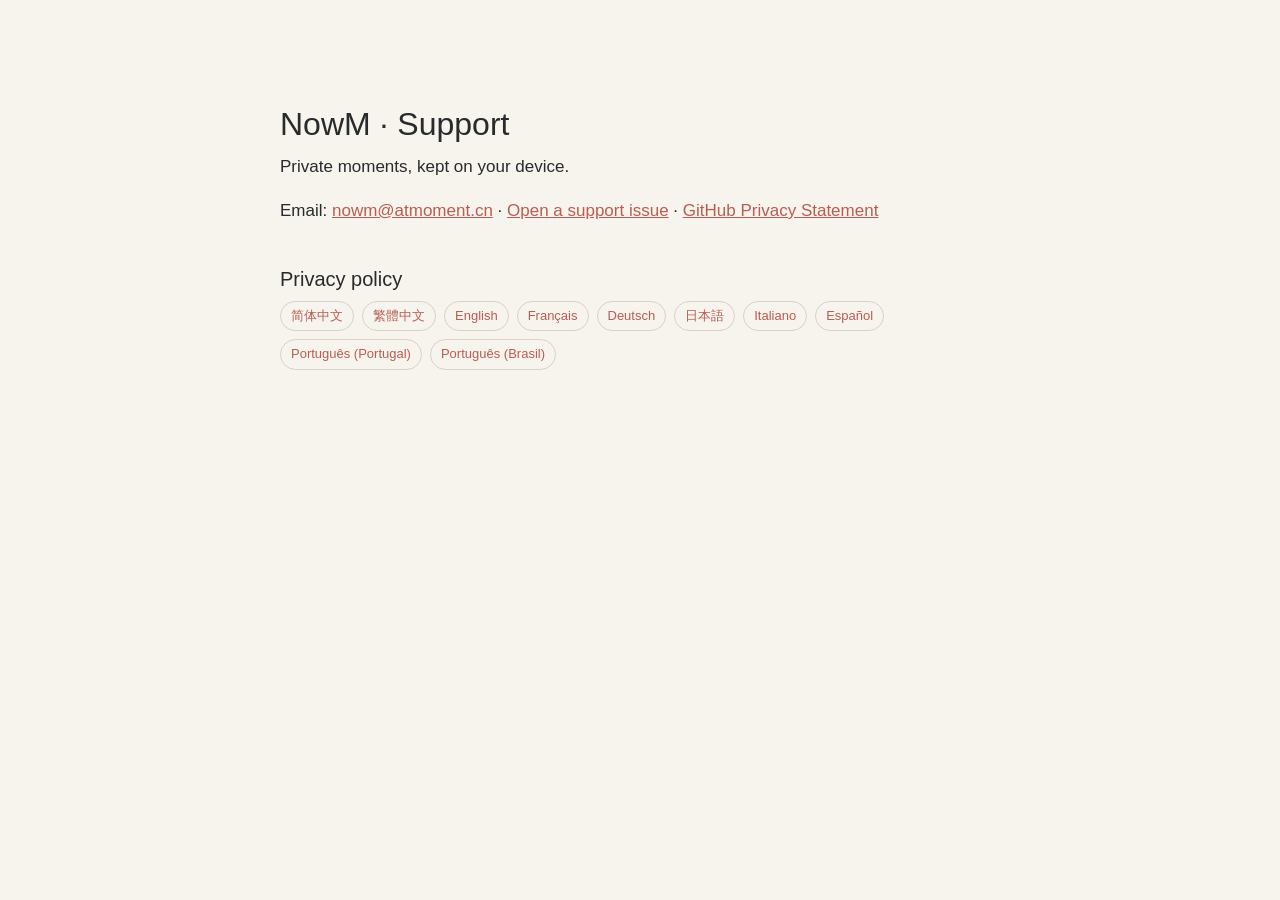
<file: index.html>
<!doctype html><html lang="en"><meta charset="utf-8"><meta name="viewport" content="width=device-width, initial-scale=1"><title>NowM · Support</title><link rel="stylesheet" href="style.css"><main><h1>NowM · Support</h1><p>Private moments, kept on your device.</p><p>Email: <a href="mailto:nowm@atmoment.cn">nowm@atmoment.cn</a> · <a href="https://github.com/Zen-Whl/nowm-support/issues">Open a support issue</a> · <a href="https://docs.github.com/en/site-policy/privacy-policies/github-general-privacy-statement">GitHub Privacy Statement</a></p><h2>Privacy policy</h2><nav><a href="privacy/zh-Hans.html">简体中文</a> <a href="privacy/zh-Hant.html">繁體中文</a> <a href="privacy/en-US.html">English</a> <a href="privacy/fr-FR.html">Français</a> <a href="privacy/de-DE.html">Deutsch</a> <a href="privacy/ja.html">日本語</a> <a href="privacy/it.html">Italiano</a> <a href="privacy/es-ES.html">Español</a> <a href="privacy/pt-PT.html">Português (Portugal)</a> <a href="privacy/pt-BR.html">Português (Brasil)</a></nav></main></html>
</file>
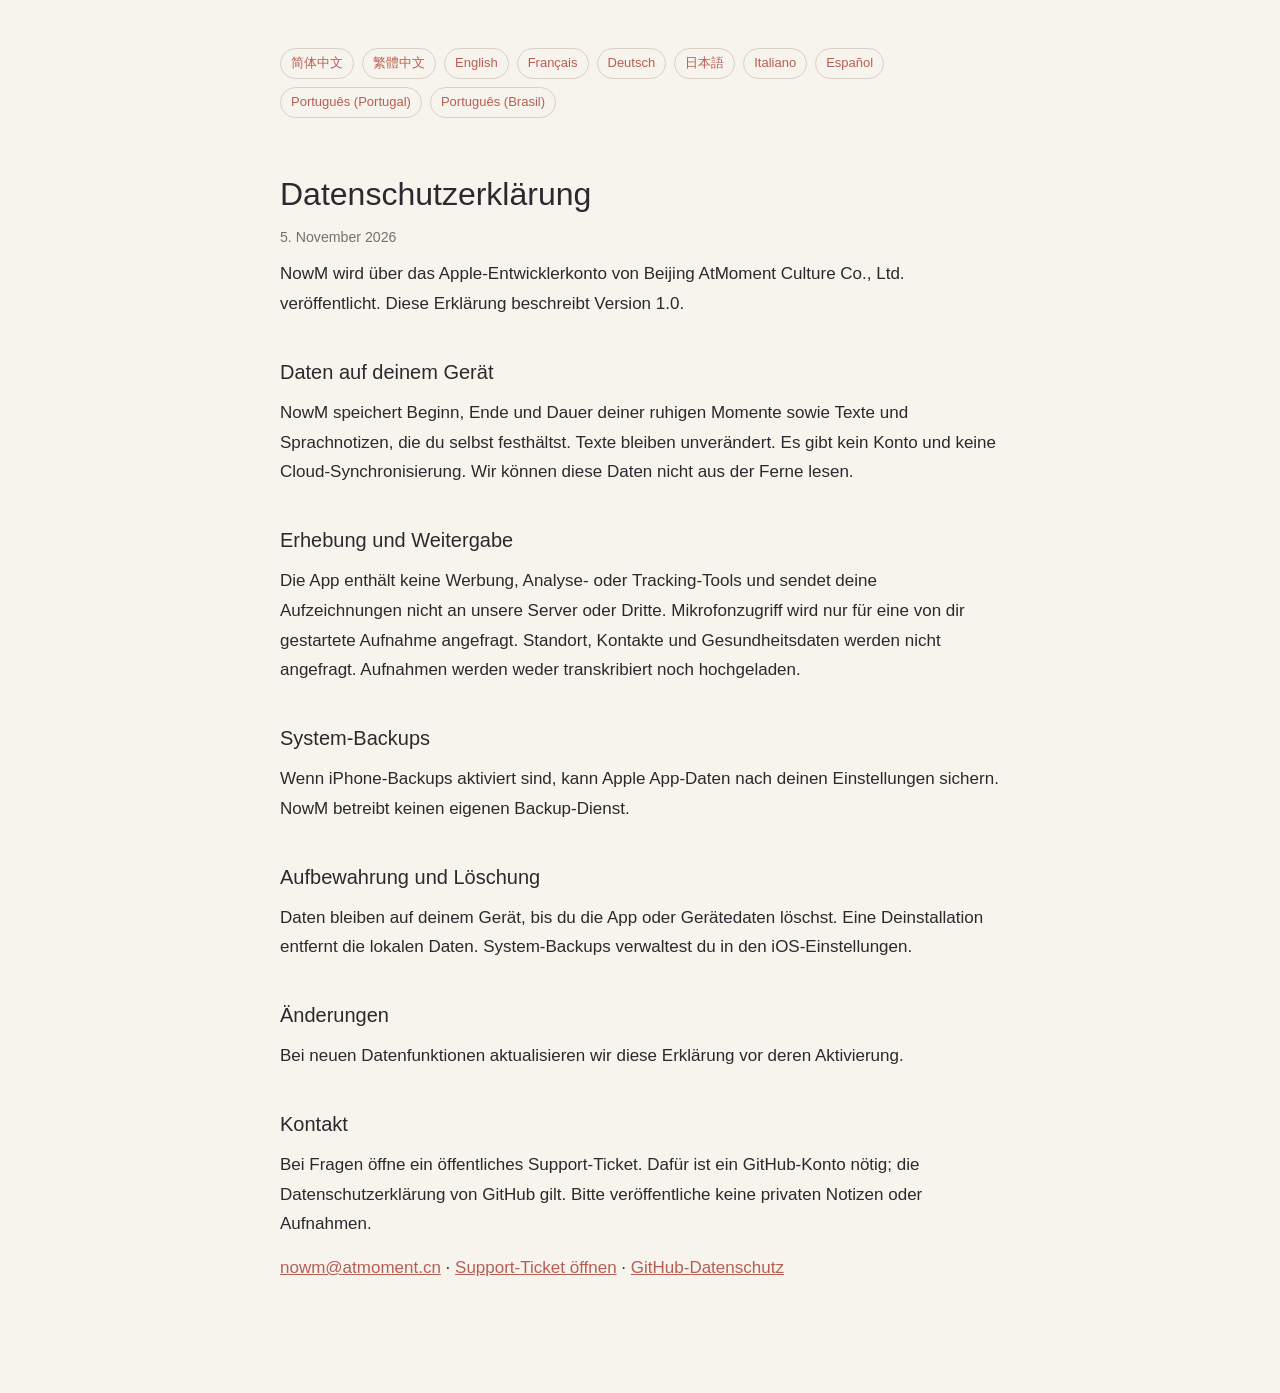
<file: privacy/de-DE.html>
<!doctype html><html lang="de-DE"><meta charset="utf-8"><meta name="viewport" content="width=device-width, initial-scale=1"><title>NowM · Datenschutzerklärung</title><link rel="stylesheet" href="../style.css"><main><nav><a href="zh-Hans.html">简体中文</a> <a href="zh-Hant.html">繁體中文</a> <a href="en-US.html">English</a> <a href="fr-FR.html">Français</a> <a href="de-DE.html">Deutsch</a> <a href="ja.html">日本語</a> <a href="it.html">Italiano</a> <a href="es-ES.html">Español</a> <a href="pt-PT.html">Português (Portugal)</a> <a href="pt-BR.html">Português (Brasil)</a></nav><h1>Datenschutzerklärung</h1><small>5. November 2026</small><p>NowM wird über das Apple-Entwicklerkonto von Beijing AtMoment Culture Co., Ltd. veröffentlicht. Diese Erklärung beschreibt Version 1.0.</p><h2>Daten auf deinem Gerät</h2><p>NowM speichert Beginn, Ende und Dauer deiner ruhigen Momente sowie Texte und Sprachnotizen, die du selbst festhältst. Texte bleiben unverändert. Es gibt kein Konto und keine Cloud-Synchronisierung. Wir können diese Daten nicht aus der Ferne lesen.</p><h2>Erhebung und Weitergabe</h2><p>Die App enthält keine Werbung, Analyse- oder Tracking-Tools und sendet deine Aufzeichnungen nicht an unsere Server oder Dritte. Mikrofonzugriff wird nur für eine von dir gestartete Aufnahme angefragt. Standort, Kontakte und Gesundheitsdaten werden nicht angefragt. Aufnahmen werden weder transkribiert noch hochgeladen.</p><h2>System-Backups</h2><p>Wenn iPhone-Backups aktiviert sind, kann Apple App-Daten nach deinen Einstellungen sichern. NowM betreibt keinen eigenen Backup-Dienst.</p><h2>Aufbewahrung und Löschung</h2><p>Daten bleiben auf deinem Gerät, bis du die App oder Gerätedaten löschst. Eine Deinstallation entfernt die lokalen Daten. System-Backups verwaltest du in den iOS-Einstellungen.</p><h2>Änderungen</h2><p>Bei neuen Datenfunktionen aktualisieren wir diese Erklärung vor deren Aktivierung.</p><h2>Kontakt</h2><p>Bei Fragen öffne ein öffentliches Support-Ticket. Dafür ist ein GitHub-Konto nötig; die Datenschutzerklärung von GitHub gilt. Bitte veröffentliche keine privaten Notizen oder Aufnahmen.</p><p><a href="mailto:nowm@atmoment.cn">nowm@atmoment.cn</a> · <a href="https://github.com/Zen-Whl/nowm-support/issues">Support-Ticket öffnen</a> · <a href="https://docs.github.com/en/site-policy/privacy-policies/github-general-privacy-statement">GitHub-Datenschutz</a></p></main></html>
</file>
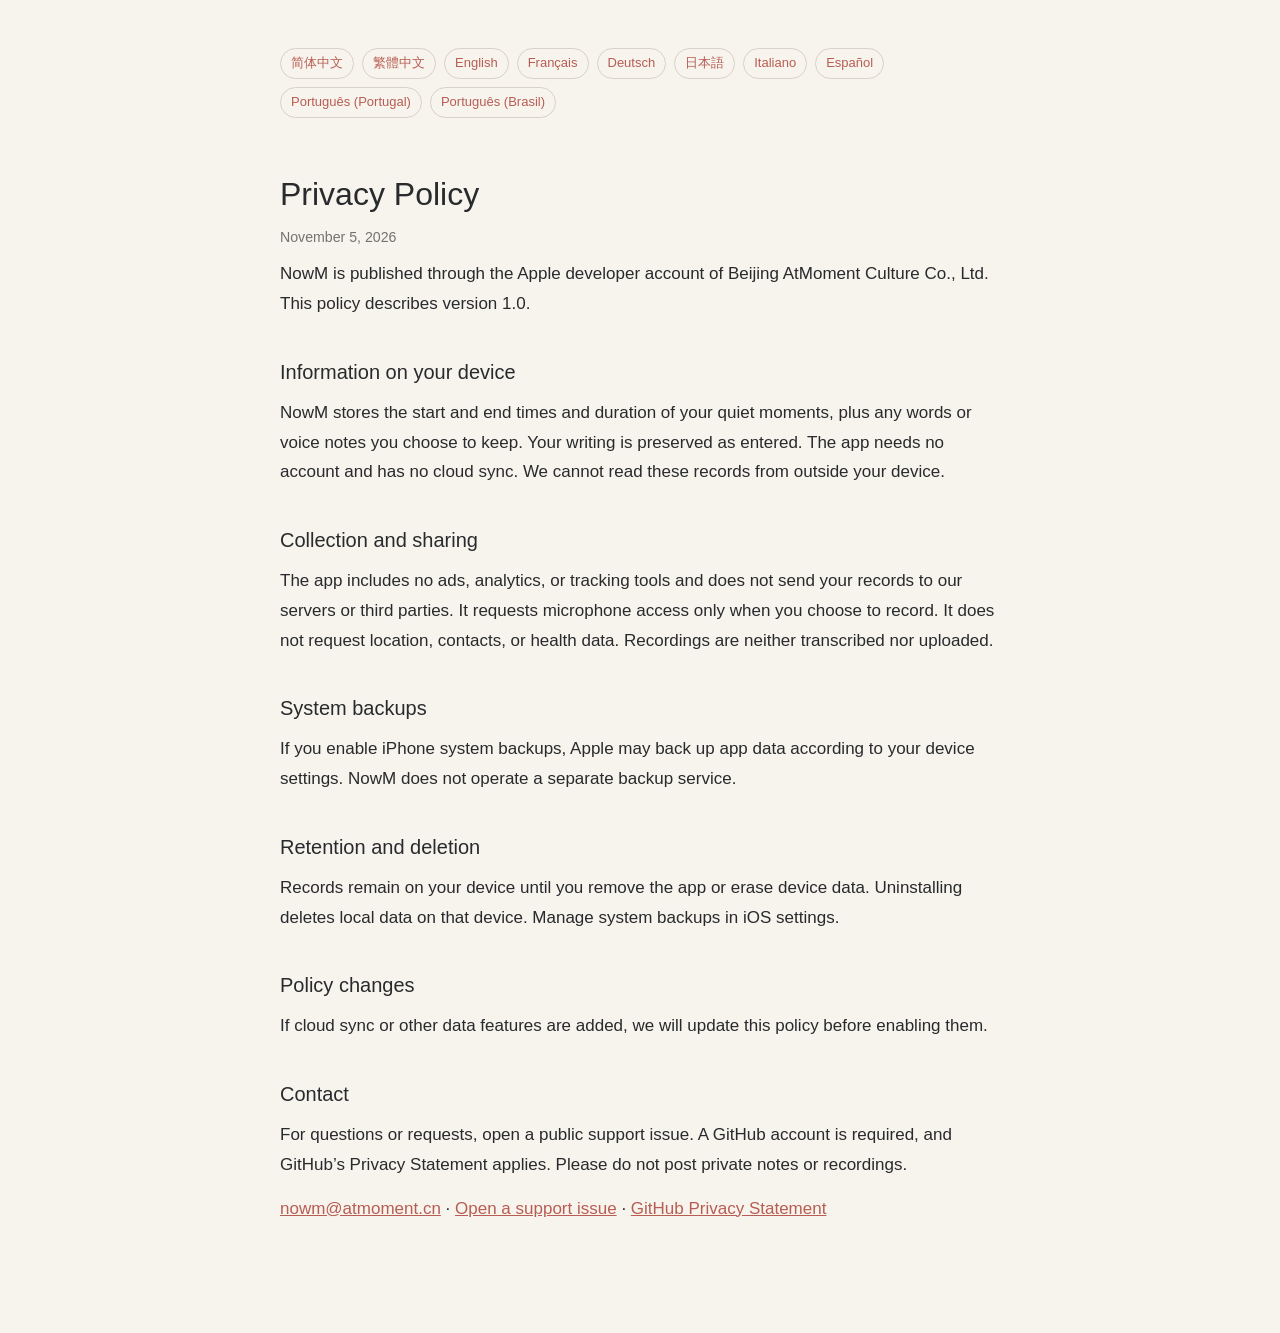
<file: privacy/en-US.html>
<!doctype html><html lang="en-US"><meta charset="utf-8"><meta name="viewport" content="width=device-width, initial-scale=1"><title>NowM · Privacy Policy</title><link rel="stylesheet" href="../style.css"><main><nav><a href="zh-Hans.html">简体中文</a> <a href="zh-Hant.html">繁體中文</a> <a href="en-US.html">English</a> <a href="fr-FR.html">Français</a> <a href="de-DE.html">Deutsch</a> <a href="ja.html">日本語</a> <a href="it.html">Italiano</a> <a href="es-ES.html">Español</a> <a href="pt-PT.html">Português (Portugal)</a> <a href="pt-BR.html">Português (Brasil)</a></nav><h1>Privacy Policy</h1><small>November 5, 2026</small><p>NowM is published through the Apple developer account of Beijing AtMoment Culture Co., Ltd. This policy describes version 1.0.</p><h2>Information on your device</h2><p>NowM stores the start and end times and duration of your quiet moments, plus any words or voice notes you choose to keep. Your writing is preserved as entered. The app needs no account and has no cloud sync. We cannot read these records from outside your device.</p><h2>Collection and sharing</h2><p>The app includes no ads, analytics, or tracking tools and does not send your records to our servers or third parties. It requests microphone access only when you choose to record. It does not request location, contacts, or health data. Recordings are neither transcribed nor uploaded.</p><h2>System backups</h2><p>If you enable iPhone system backups, Apple may back up app data according to your device settings. NowM does not operate a separate backup service.</p><h2>Retention and deletion</h2><p>Records remain on your device until you remove the app or erase device data. Uninstalling deletes local data on that device. Manage system backups in iOS settings.</p><h2>Policy changes</h2><p>If cloud sync or other data features are added, we will update this policy before enabling them.</p><h2>Contact</h2><p>For questions or requests, open a public support issue. A GitHub account is required, and GitHub’s Privacy Statement applies. Please do not post private notes or recordings.</p><p><a href="mailto:nowm@atmoment.cn">nowm@atmoment.cn</a> · <a href="https://github.com/Zen-Whl/nowm-support/issues">Open a support issue</a> · <a href="https://docs.github.com/en/site-policy/privacy-policies/github-general-privacy-statement">GitHub Privacy Statement</a></p></main></html>
</file>
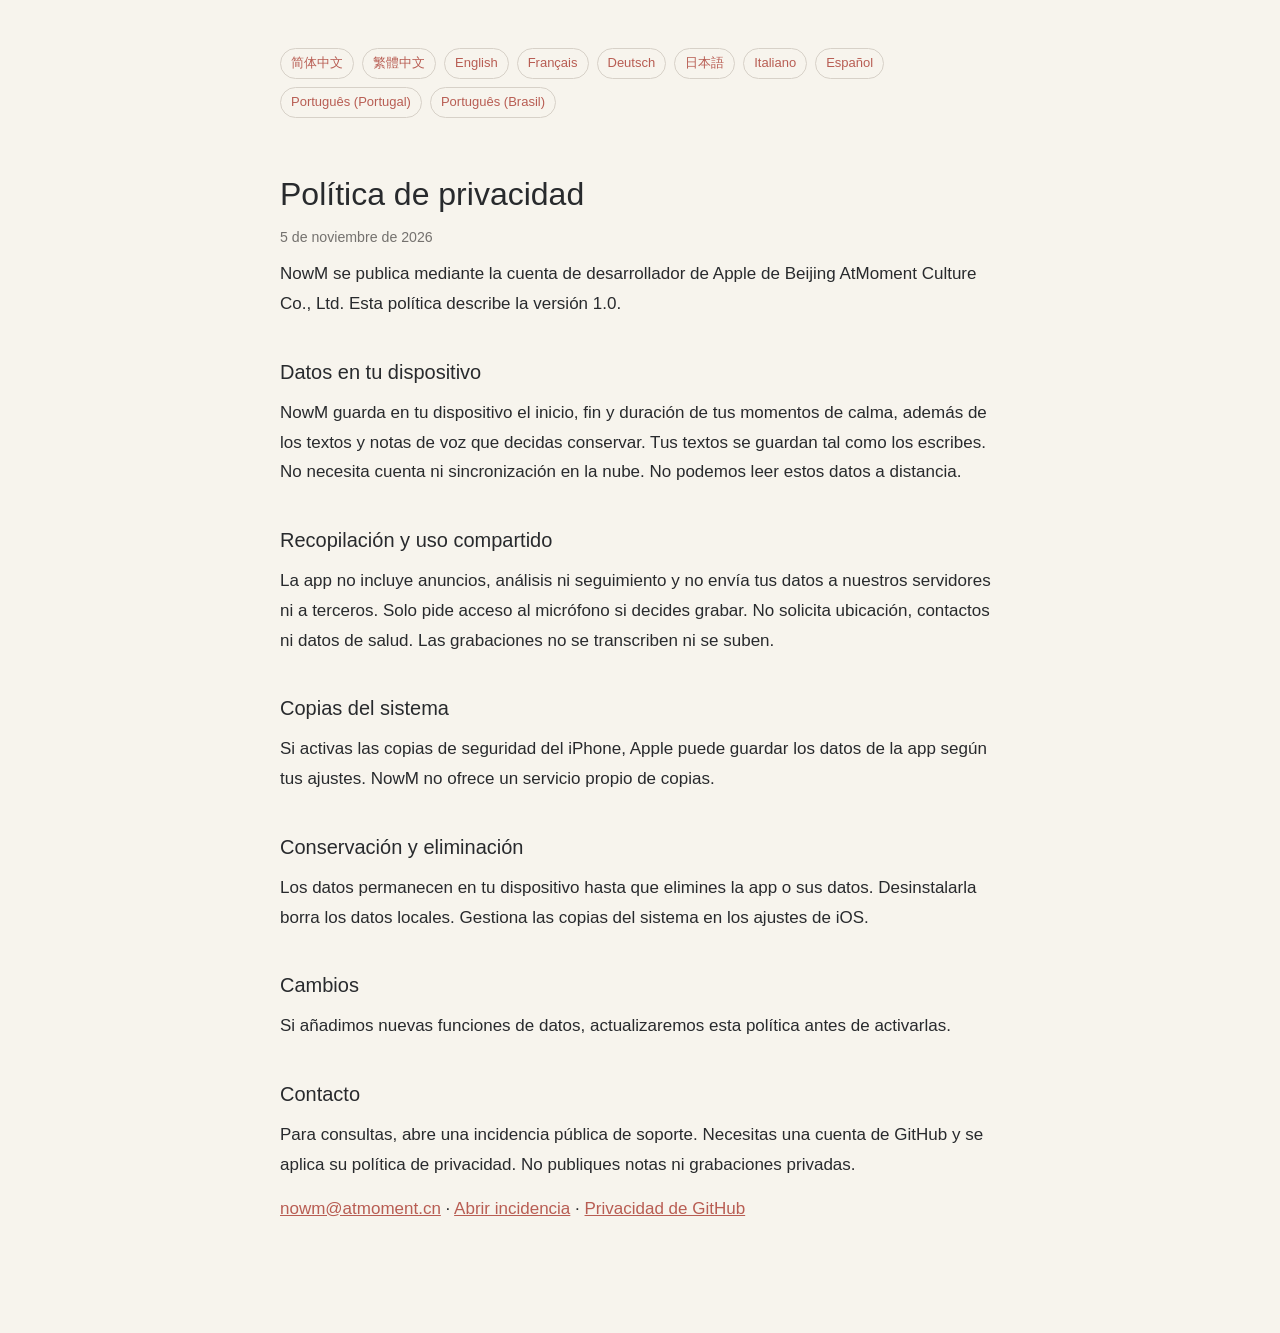
<file: privacy/es-ES.html>
<!doctype html><html lang="es-ES"><meta charset="utf-8"><meta name="viewport" content="width=device-width, initial-scale=1"><title>NowM · Política de privacidad</title><link rel="stylesheet" href="../style.css"><main><nav><a href="zh-Hans.html">简体中文</a> <a href="zh-Hant.html">繁體中文</a> <a href="en-US.html">English</a> <a href="fr-FR.html">Français</a> <a href="de-DE.html">Deutsch</a> <a href="ja.html">日本語</a> <a href="it.html">Italiano</a> <a href="es-ES.html">Español</a> <a href="pt-PT.html">Português (Portugal)</a> <a href="pt-BR.html">Português (Brasil)</a></nav><h1>Política de privacidad</h1><small>5 de noviembre de 2026</small><p>NowM se publica mediante la cuenta de desarrollador de Apple de Beijing AtMoment Culture Co., Ltd. Esta política describe la versión 1.0.</p><h2>Datos en tu dispositivo</h2><p>NowM guarda en tu dispositivo el inicio, fin y duración de tus momentos de calma, además de los textos y notas de voz que decidas conservar. Tus textos se guardan tal como los escribes. No necesita cuenta ni sincronización en la nube. No podemos leer estos datos a distancia.</p><h2>Recopilación y uso compartido</h2><p>La app no incluye anuncios, análisis ni seguimiento y no envía tus datos a nuestros servidores ni a terceros. Solo pide acceso al micrófono si decides grabar. No solicita ubicación, contactos ni datos de salud. Las grabaciones no se transcriben ni se suben.</p><h2>Copias del sistema</h2><p>Si activas las copias de seguridad del iPhone, Apple puede guardar los datos de la app según tus ajustes. NowM no ofrece un servicio propio de copias.</p><h2>Conservación y eliminación</h2><p>Los datos permanecen en tu dispositivo hasta que elimines la app o sus datos. Desinstalarla borra los datos locales. Gestiona las copias del sistema en los ajustes de iOS.</p><h2>Cambios</h2><p>Si añadimos nuevas funciones de datos, actualizaremos esta política antes de activarlas.</p><h2>Contacto</h2><p>Para consultas, abre una incidencia pública de soporte. Necesitas una cuenta de GitHub y se aplica su política de privacidad. No publiques notas ni grabaciones privadas.</p><p><a href="mailto:nowm@atmoment.cn">nowm@atmoment.cn</a> · <a href="https://github.com/Zen-Whl/nowm-support/issues">Abrir incidencia</a> · <a href="https://docs.github.com/en/site-policy/privacy-policies/github-general-privacy-statement">Privacidad de GitHub</a></p></main></html>
</file>
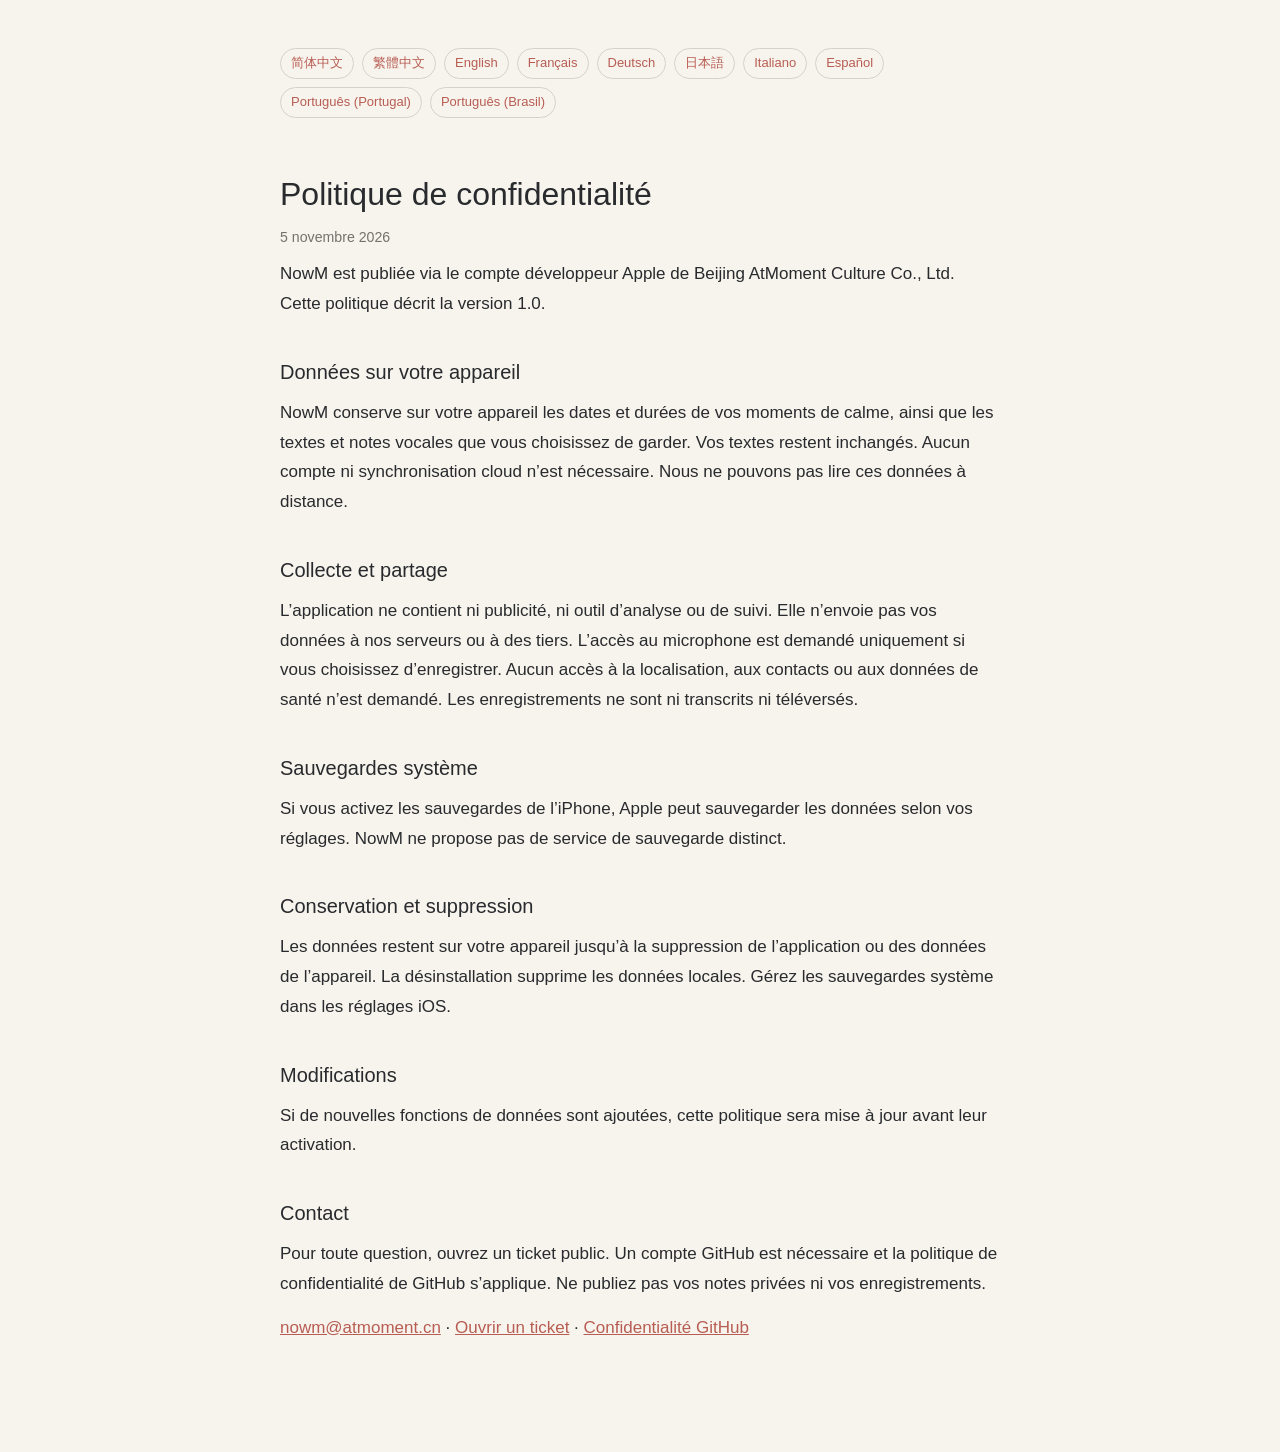
<file: privacy/fr-FR.html>
<!doctype html><html lang="fr-FR"><meta charset="utf-8"><meta name="viewport" content="width=device-width, initial-scale=1"><title>NowM · Politique de confidentialité</title><link rel="stylesheet" href="../style.css"><main><nav><a href="zh-Hans.html">简体中文</a> <a href="zh-Hant.html">繁體中文</a> <a href="en-US.html">English</a> <a href="fr-FR.html">Français</a> <a href="de-DE.html">Deutsch</a> <a href="ja.html">日本語</a> <a href="it.html">Italiano</a> <a href="es-ES.html">Español</a> <a href="pt-PT.html">Português (Portugal)</a> <a href="pt-BR.html">Português (Brasil)</a></nav><h1>Politique de confidentialité</h1><small>5 novembre 2026</small><p>NowM est publiée via le compte développeur Apple de Beijing AtMoment Culture Co., Ltd. Cette politique décrit la version 1.0.</p><h2>Données sur votre appareil</h2><p>NowM conserve sur votre appareil les dates et durées de vos moments de calme, ainsi que les textes et notes vocales que vous choisissez de garder. Vos textes restent inchangés. Aucun compte ni synchronisation cloud n’est nécessaire. Nous ne pouvons pas lire ces données à distance.</p><h2>Collecte et partage</h2><p>L’application ne contient ni publicité, ni outil d’analyse ou de suivi. Elle n’envoie pas vos données à nos serveurs ou à des tiers. L’accès au microphone est demandé uniquement si vous choisissez d’enregistrer. Aucun accès à la localisation, aux contacts ou aux données de santé n’est demandé. Les enregistrements ne sont ni transcrits ni téléversés.</p><h2>Sauvegardes système</h2><p>Si vous activez les sauvegardes de l’iPhone, Apple peut sauvegarder les données selon vos réglages. NowM ne propose pas de service de sauvegarde distinct.</p><h2>Conservation et suppression</h2><p>Les données restent sur votre appareil jusqu’à la suppression de l’application ou des données de l’appareil. La désinstallation supprime les données locales. Gérez les sauvegardes système dans les réglages iOS.</p><h2>Modifications</h2><p>Si de nouvelles fonctions de données sont ajoutées, cette politique sera mise à jour avant leur activation.</p><h2>Contact</h2><p>Pour toute question, ouvrez un ticket public. Un compte GitHub est nécessaire et la politique de confidentialité de GitHub s’applique. Ne publiez pas vos notes privées ni vos enregistrements.</p><p><a href="mailto:nowm@atmoment.cn">nowm@atmoment.cn</a> · <a href="https://github.com/Zen-Whl/nowm-support/issues">Ouvrir un ticket</a> · <a href="https://docs.github.com/en/site-policy/privacy-policies/github-general-privacy-statement">Confidentialité GitHub</a></p></main></html>
</file>
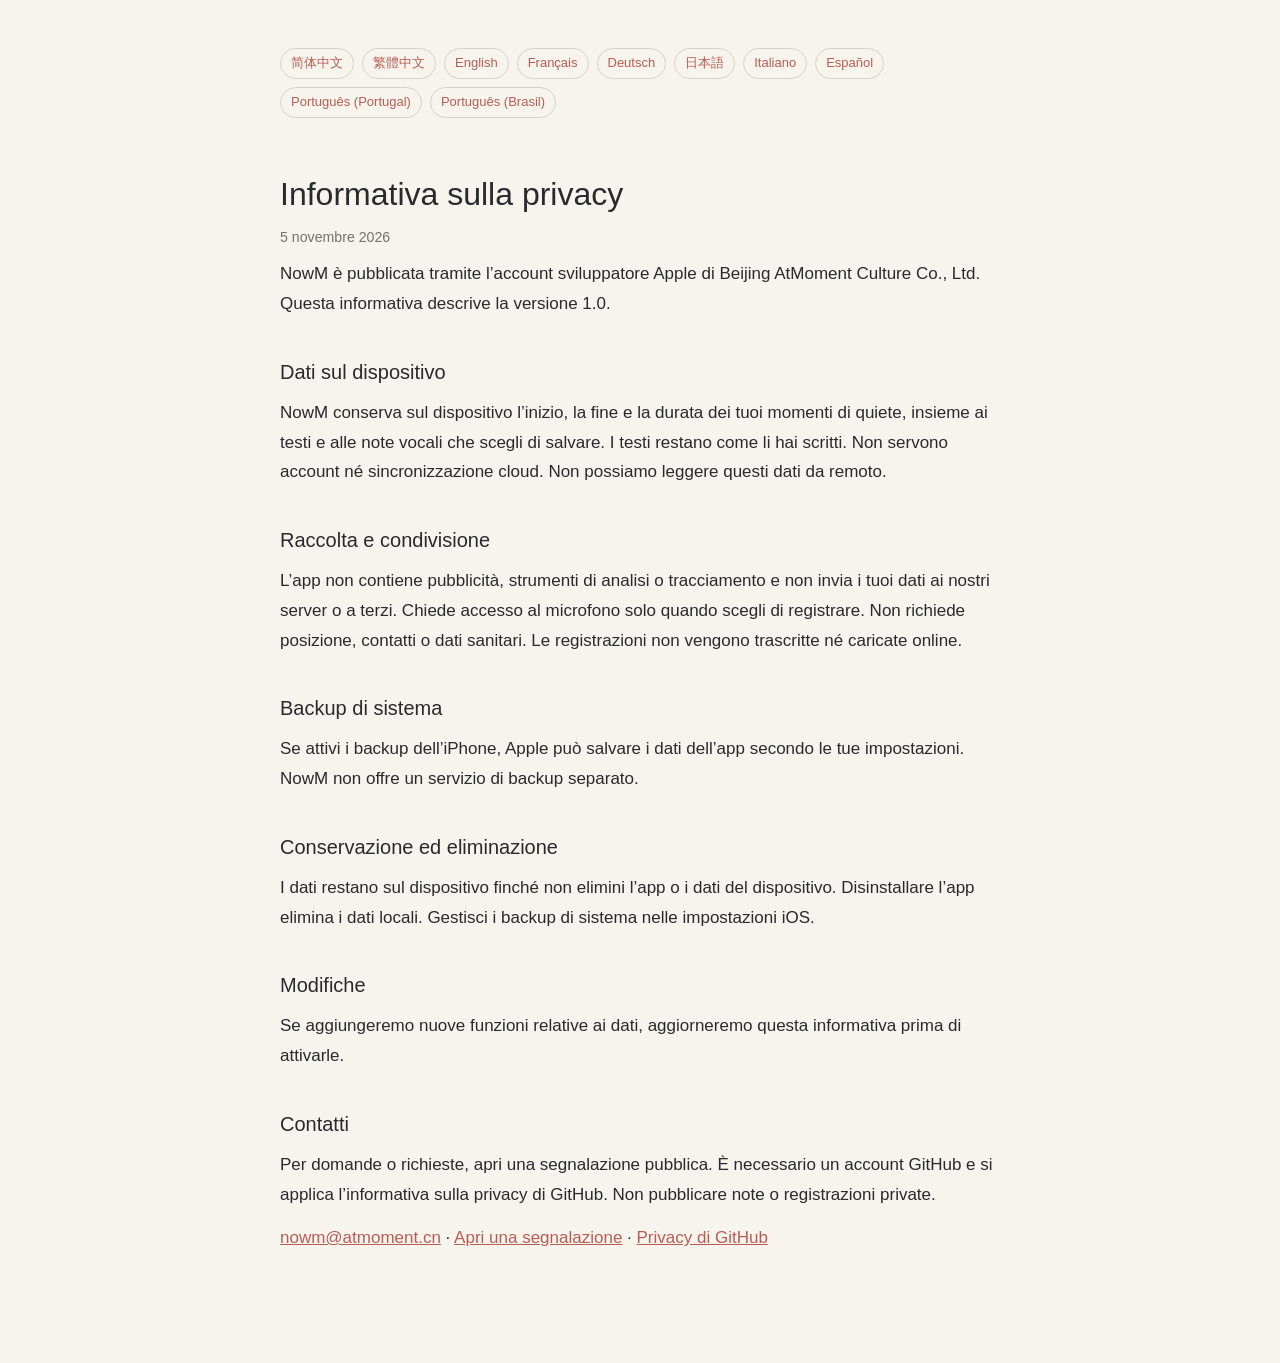
<file: privacy/it.html>
<!doctype html><html lang="it"><meta charset="utf-8"><meta name="viewport" content="width=device-width, initial-scale=1"><title>NowM · Informativa sulla privacy</title><link rel="stylesheet" href="../style.css"><main><nav><a href="zh-Hans.html">简体中文</a> <a href="zh-Hant.html">繁體中文</a> <a href="en-US.html">English</a> <a href="fr-FR.html">Français</a> <a href="de-DE.html">Deutsch</a> <a href="ja.html">日本語</a> <a href="it.html">Italiano</a> <a href="es-ES.html">Español</a> <a href="pt-PT.html">Português (Portugal)</a> <a href="pt-BR.html">Português (Brasil)</a></nav><h1>Informativa sulla privacy</h1><small>5 novembre 2026</small><p>NowM è pubblicata tramite l’account sviluppatore Apple di Beijing AtMoment Culture Co., Ltd. Questa informativa descrive la versione 1.0.</p><h2>Dati sul dispositivo</h2><p>NowM conserva sul dispositivo l’inizio, la fine e la durata dei tuoi momenti di quiete, insieme ai testi e alle note vocali che scegli di salvare. I testi restano come li hai scritti. Non servono account né sincronizzazione cloud. Non possiamo leggere questi dati da remoto.</p><h2>Raccolta e condivisione</h2><p>L’app non contiene pubblicità, strumenti di analisi o tracciamento e non invia i tuoi dati ai nostri server o a terzi. Chiede accesso al microfono solo quando scegli di registrare. Non richiede posizione, contatti o dati sanitari. Le registrazioni non vengono trascritte né caricate online.</p><h2>Backup di sistema</h2><p>Se attivi i backup dell’iPhone, Apple può salvare i dati dell’app secondo le tue impostazioni. NowM non offre un servizio di backup separato.</p><h2>Conservazione ed eliminazione</h2><p>I dati restano sul dispositivo finché non elimini l’app o i dati del dispositivo. Disinstallare l’app elimina i dati locali. Gestisci i backup di sistema nelle impostazioni iOS.</p><h2>Modifiche</h2><p>Se aggiungeremo nuove funzioni relative ai dati, aggiorneremo questa informativa prima di attivarle.</p><h2>Contatti</h2><p>Per domande o richieste, apri una segnalazione pubblica. È necessario un account GitHub e si applica l’informativa sulla privacy di GitHub. Non pubblicare note o registrazioni private.</p><p><a href="mailto:nowm@atmoment.cn">nowm@atmoment.cn</a> · <a href="https://github.com/Zen-Whl/nowm-support/issues">Apri una segnalazione</a> · <a href="https://docs.github.com/en/site-policy/privacy-policies/github-general-privacy-statement">Privacy di GitHub</a></p></main></html>
</file>
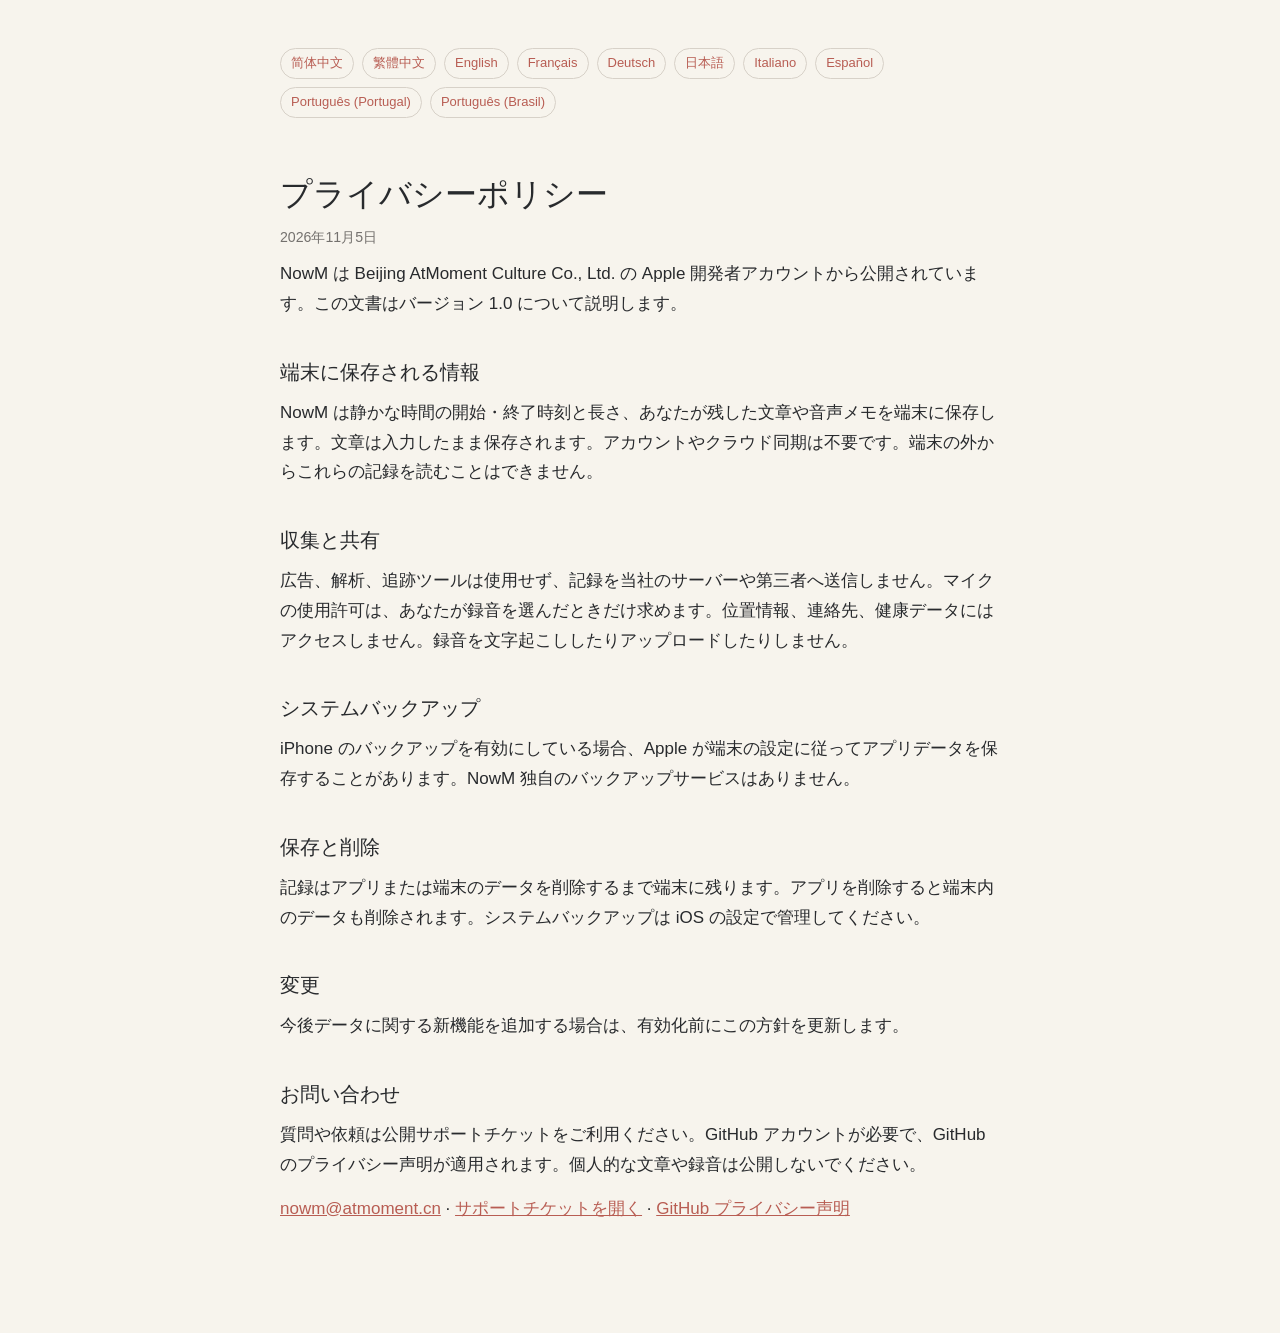
<file: privacy/ja.html>
<!doctype html><html lang="ja"><meta charset="utf-8"><meta name="viewport" content="width=device-width, initial-scale=1"><title>NowM · プライバシーポリシー</title><link rel="stylesheet" href="../style.css"><main><nav><a href="zh-Hans.html">简体中文</a> <a href="zh-Hant.html">繁體中文</a> <a href="en-US.html">English</a> <a href="fr-FR.html">Français</a> <a href="de-DE.html">Deutsch</a> <a href="ja.html">日本語</a> <a href="it.html">Italiano</a> <a href="es-ES.html">Español</a> <a href="pt-PT.html">Português (Portugal)</a> <a href="pt-BR.html">Português (Brasil)</a></nav><h1>プライバシーポリシー</h1><small>2026年11月5日</small><p>NowM は Beijing AtMoment Culture Co., Ltd. の Apple 開発者アカウントから公開されています。この文書はバージョン 1.0 について説明します。</p><h2>端末に保存される情報</h2><p>NowM は静かな時間の開始・終了時刻と長さ、あなたが残した文章や音声メモを端末に保存します。文章は入力したまま保存されます。アカウントやクラウド同期は不要です。端末の外からこれらの記録を読むことはできません。</p><h2>収集と共有</h2><p>広告、解析、追跡ツールは使用せず、記録を当社のサーバーや第三者へ送信しません。マイクの使用許可は、あなたが録音を選んだときだけ求めます。位置情報、連絡先、健康データにはアクセスしません。録音を文字起こししたりアップロードしたりしません。</p><h2>システムバックアップ</h2><p>iPhone のバックアップを有効にしている場合、Apple が端末の設定に従ってアプリデータを保存することがあります。NowM 独自のバックアップサービスはありません。</p><h2>保存と削除</h2><p>記録はアプリまたは端末のデータを削除するまで端末に残ります。アプリを削除すると端末内のデータも削除されます。システムバックアップは iOS の設定で管理してください。</p><h2>変更</h2><p>今後データに関する新機能を追加する場合は、有効化前にこの方針を更新します。</p><h2>お問い合わせ</h2><p>質問や依頼は公開サポートチケットをご利用ください。GitHub アカウントが必要で、GitHub のプライバシー声明が適用されます。個人的な文章や録音は公開しないでください。</p><p><a href="mailto:nowm@atmoment.cn">nowm@atmoment.cn</a> · <a href="https://github.com/Zen-Whl/nowm-support/issues">サポートチケットを開く</a> · <a href="https://docs.github.com/en/site-policy/privacy-policies/github-general-privacy-statement">GitHub プライバシー声明</a></p></main></html>
</file>
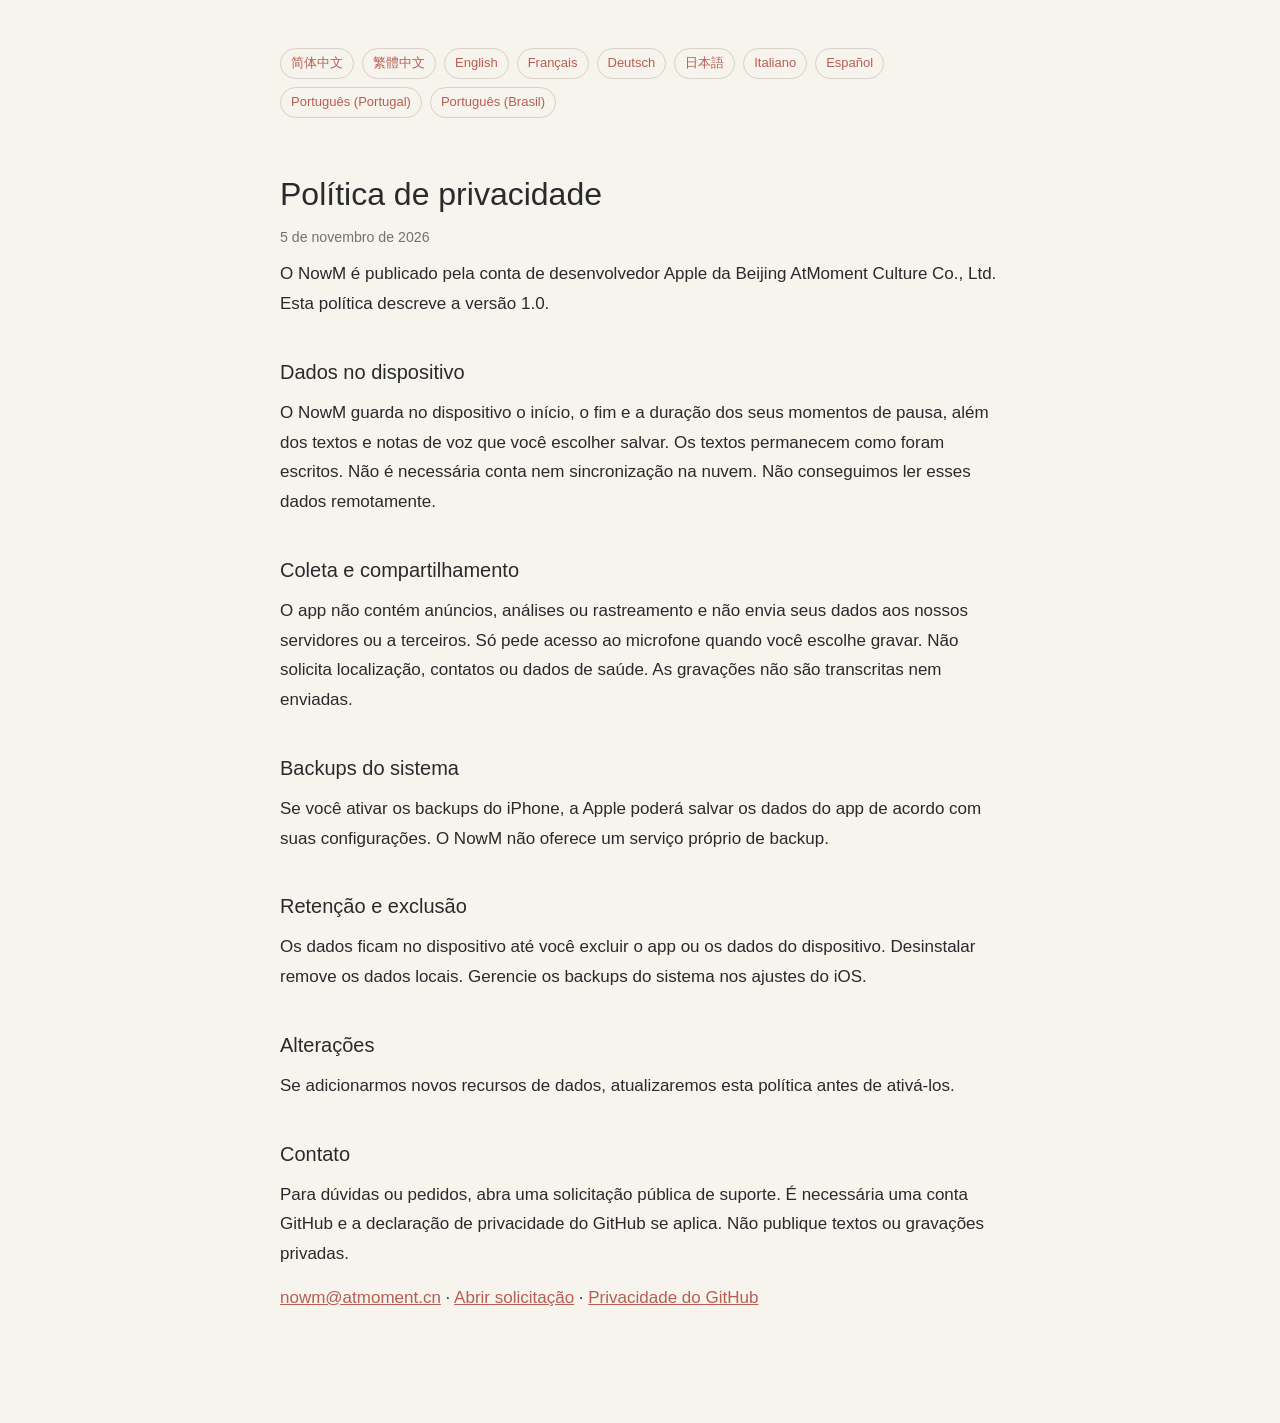
<file: privacy/pt-BR.html>
<!doctype html><html lang="pt-BR"><meta charset="utf-8"><meta name="viewport" content="width=device-width, initial-scale=1"><title>NowM · Política de privacidade</title><link rel="stylesheet" href="../style.css"><main><nav><a href="zh-Hans.html">简体中文</a> <a href="zh-Hant.html">繁體中文</a> <a href="en-US.html">English</a> <a href="fr-FR.html">Français</a> <a href="de-DE.html">Deutsch</a> <a href="ja.html">日本語</a> <a href="it.html">Italiano</a> <a href="es-ES.html">Español</a> <a href="pt-PT.html">Português (Portugal)</a> <a href="pt-BR.html">Português (Brasil)</a></nav><h1>Política de privacidade</h1><small>5 de novembro de 2026</small><p>O NowM é publicado pela conta de desenvolvedor Apple da Beijing AtMoment Culture Co., Ltd. Esta política descreve a versão 1.0.</p><h2>Dados no dispositivo</h2><p>O NowM guarda no dispositivo o início, o fim e a duração dos seus momentos de pausa, além dos textos e notas de voz que você escolher salvar. Os textos permanecem como foram escritos. Não é necessária conta nem sincronização na nuvem. Não conseguimos ler esses dados remotamente.</p><h2>Coleta e compartilhamento</h2><p>O app não contém anúncios, análises ou rastreamento e não envia seus dados aos nossos servidores ou a terceiros. Só pede acesso ao microfone quando você escolhe gravar. Não solicita localização, contatos ou dados de saúde. As gravações não são transcritas nem enviadas.</p><h2>Backups do sistema</h2><p>Se você ativar os backups do iPhone, a Apple poderá salvar os dados do app de acordo com suas configurações. O NowM não oferece um serviço próprio de backup.</p><h2>Retenção e exclusão</h2><p>Os dados ficam no dispositivo até você excluir o app ou os dados do dispositivo. Desinstalar remove os dados locais. Gerencie os backups do sistema nos ajustes do iOS.</p><h2>Alterações</h2><p>Se adicionarmos novos recursos de dados, atualizaremos esta política antes de ativá-los.</p><h2>Contato</h2><p>Para dúvidas ou pedidos, abra uma solicitação pública de suporte. É necessária uma conta GitHub e a declaração de privacidade do GitHub se aplica. Não publique textos ou gravações privadas.</p><p><a href="mailto:nowm@atmoment.cn">nowm@atmoment.cn</a> · <a href="https://github.com/Zen-Whl/nowm-support/issues">Abrir solicitação</a> · <a href="https://docs.github.com/en/site-policy/privacy-policies/github-general-privacy-statement">Privacidade do GitHub</a></p></main></html>
</file>
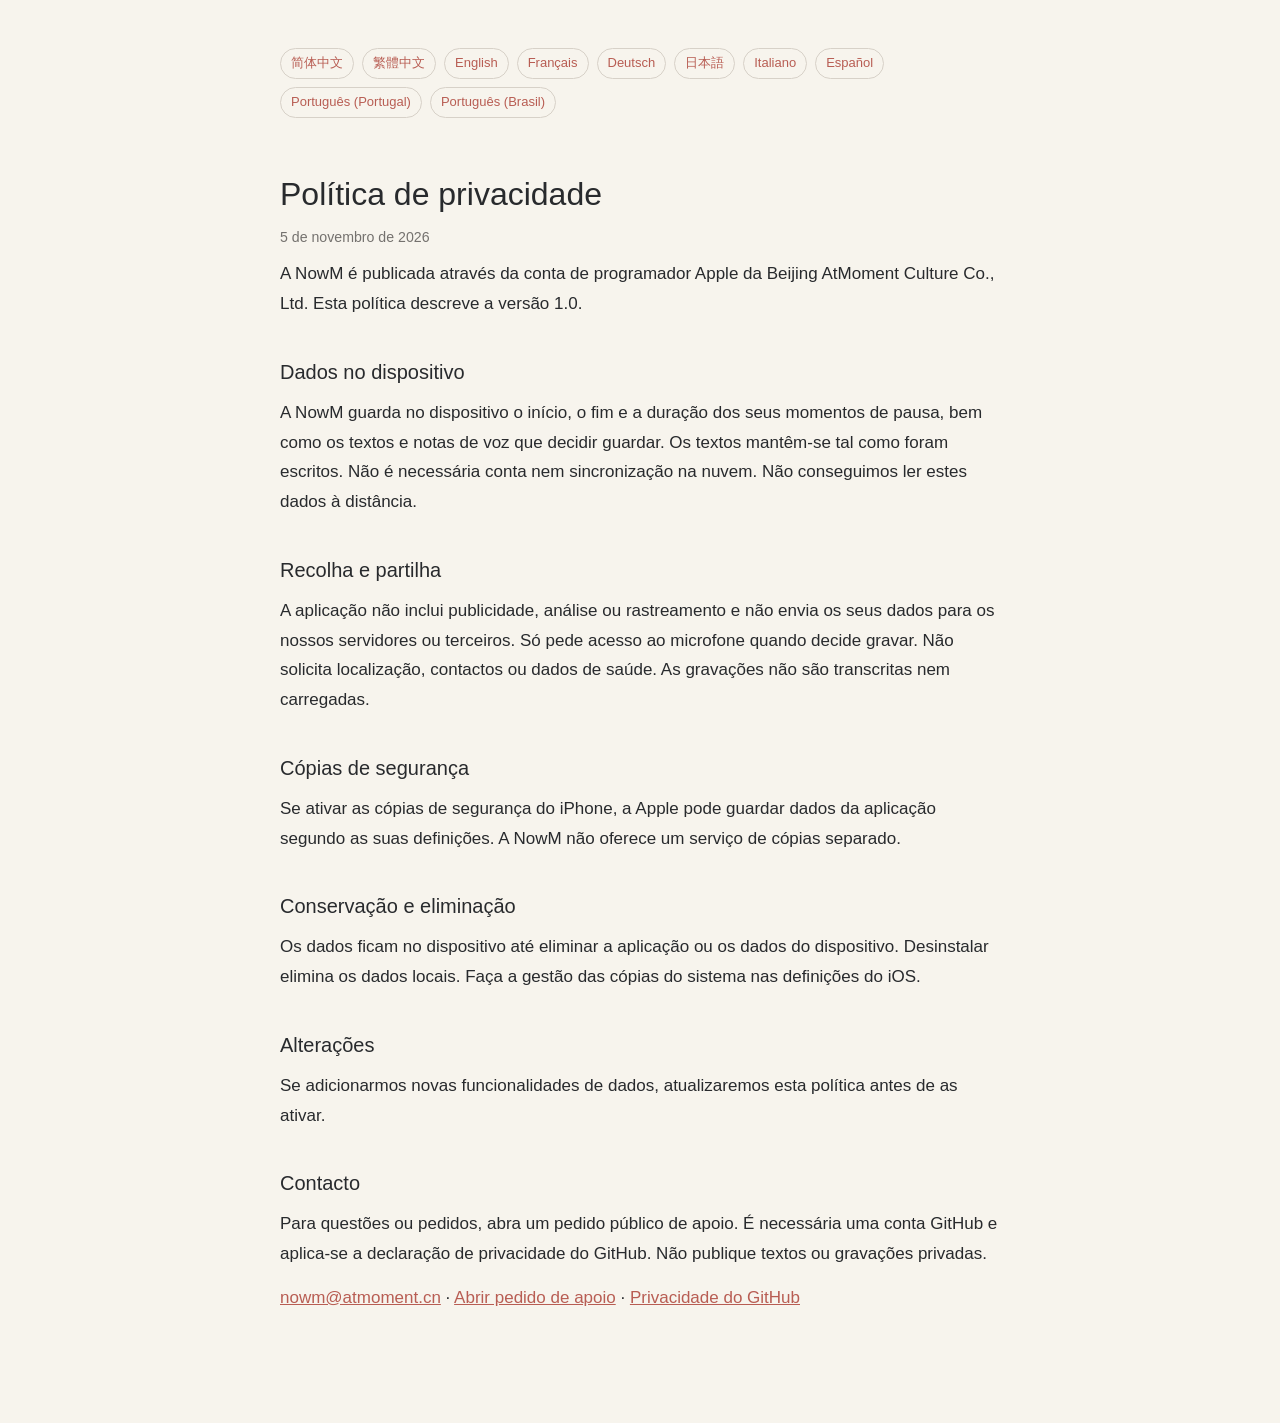
<file: privacy/pt-PT.html>
<!doctype html><html lang="pt-PT"><meta charset="utf-8"><meta name="viewport" content="width=device-width, initial-scale=1"><title>NowM · Política de privacidade</title><link rel="stylesheet" href="../style.css"><main><nav><a href="zh-Hans.html">简体中文</a> <a href="zh-Hant.html">繁體中文</a> <a href="en-US.html">English</a> <a href="fr-FR.html">Français</a> <a href="de-DE.html">Deutsch</a> <a href="ja.html">日本語</a> <a href="it.html">Italiano</a> <a href="es-ES.html">Español</a> <a href="pt-PT.html">Português (Portugal)</a> <a href="pt-BR.html">Português (Brasil)</a></nav><h1>Política de privacidade</h1><small>5 de novembro de 2026</small><p>A NowM é publicada através da conta de programador Apple da Beijing AtMoment Culture Co., Ltd. Esta política descreve a versão 1.0.</p><h2>Dados no dispositivo</h2><p>A NowM guarda no dispositivo o início, o fim e a duração dos seus momentos de pausa, bem como os textos e notas de voz que decidir guardar. Os textos mantêm-se tal como foram escritos. Não é necessária conta nem sincronização na nuvem. Não conseguimos ler estes dados à distância.</p><h2>Recolha e partilha</h2><p>A aplicação não inclui publicidade, análise ou rastreamento e não envia os seus dados para os nossos servidores ou terceiros. Só pede acesso ao microfone quando decide gravar. Não solicita localização, contactos ou dados de saúde. As gravações não são transcritas nem carregadas.</p><h2>Cópias de segurança</h2><p>Se ativar as cópias de segurança do iPhone, a Apple pode guardar dados da aplicação segundo as suas definições. A NowM não oferece um serviço de cópias separado.</p><h2>Conservação e eliminação</h2><p>Os dados ficam no dispositivo até eliminar a aplicação ou os dados do dispositivo. Desinstalar elimina os dados locais. Faça a gestão das cópias do sistema nas definições do iOS.</p><h2>Alterações</h2><p>Se adicionarmos novas funcionalidades de dados, atualizaremos esta política antes de as ativar.</p><h2>Contacto</h2><p>Para questões ou pedidos, abra um pedido público de apoio. É necessária uma conta GitHub e aplica-se a declaração de privacidade do GitHub. Não publique textos ou gravações privadas.</p><p><a href="mailto:nowm@atmoment.cn">nowm@atmoment.cn</a> · <a href="https://github.com/Zen-Whl/nowm-support/issues">Abrir pedido de apoio</a> · <a href="https://docs.github.com/en/site-policy/privacy-policies/github-general-privacy-statement">Privacidade do GitHub</a></p></main></html>
</file>
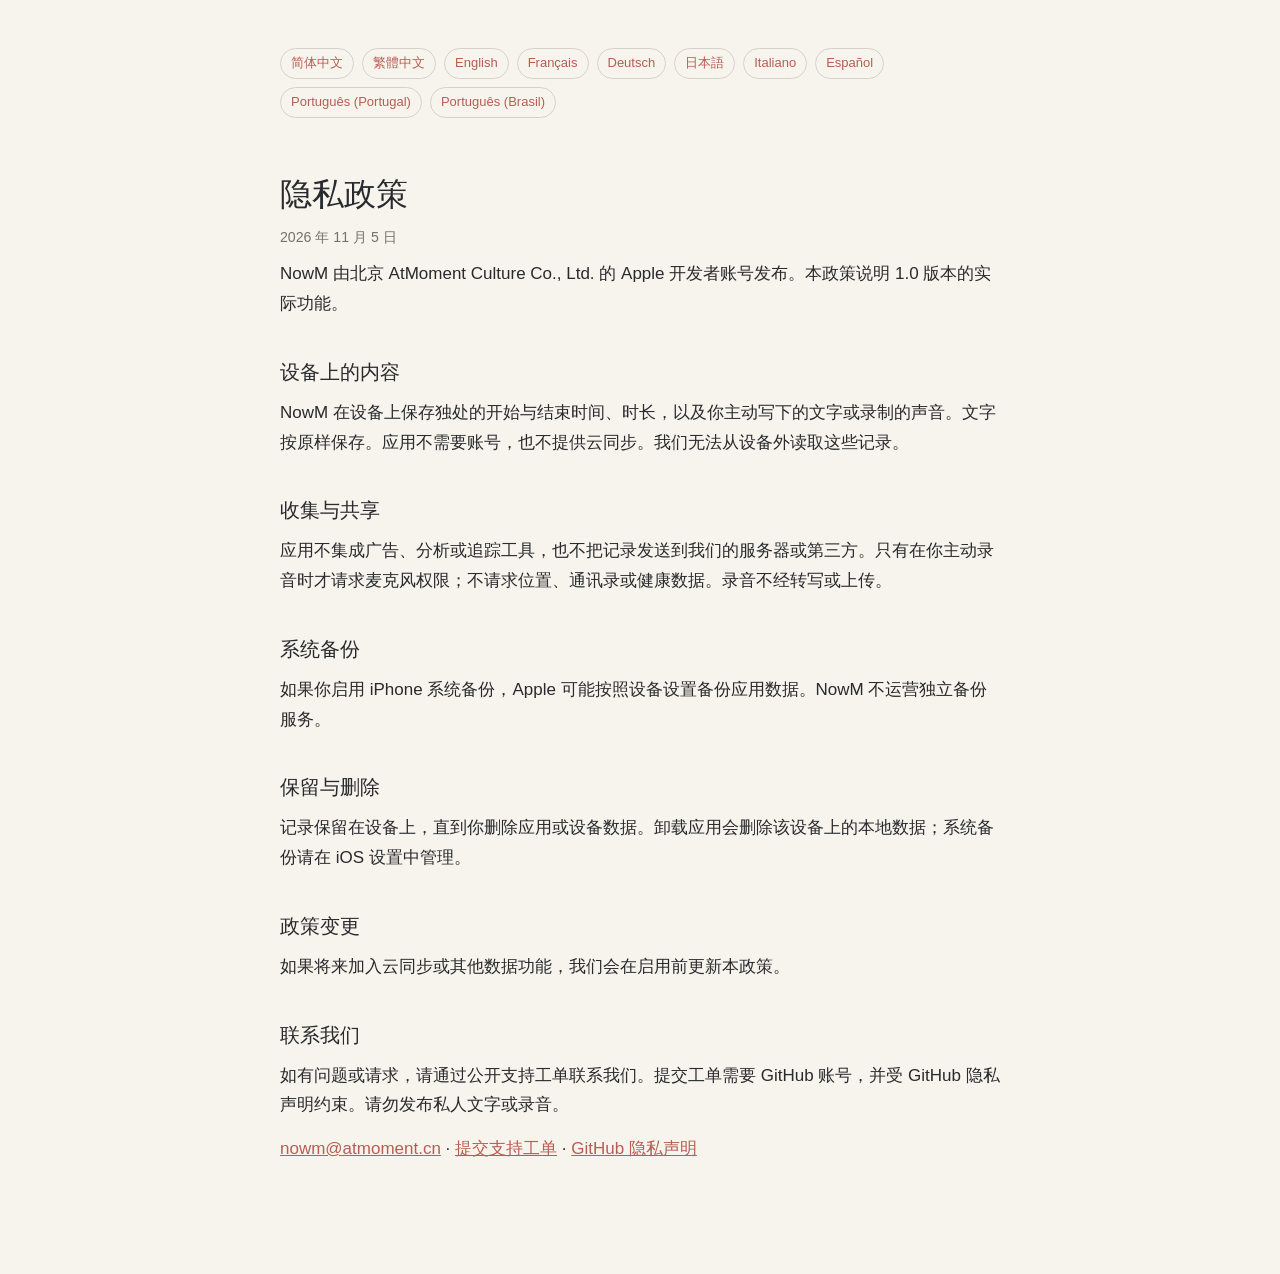
<file: privacy/zh-Hans.html>
<!doctype html><html lang="zh-Hans"><meta charset="utf-8"><meta name="viewport" content="width=device-width, initial-scale=1"><title>NowM · 隐私政策</title><link rel="stylesheet" href="../style.css"><main><nav><a href="zh-Hans.html">简体中文</a> <a href="zh-Hant.html">繁體中文</a> <a href="en-US.html">English</a> <a href="fr-FR.html">Français</a> <a href="de-DE.html">Deutsch</a> <a href="ja.html">日本語</a> <a href="it.html">Italiano</a> <a href="es-ES.html">Español</a> <a href="pt-PT.html">Português (Portugal)</a> <a href="pt-BR.html">Português (Brasil)</a></nav><h1>隐私政策</h1><small>2026 年 11 月 5 日</small><p>NowM 由北京 AtMoment Culture Co., Ltd. 的 Apple 开发者账号发布。本政策说明 1.0 版本的实际功能。</p><h2>设备上的内容</h2><p>NowM 在设备上保存独处的开始与结束时间、时长，以及你主动写下的文字或录制的声音。文字按原样保存。应用不需要账号，也不提供云同步。我们无法从设备外读取这些记录。</p><h2>收集与共享</h2><p>应用不集成广告、分析或追踪工具，也不把记录发送到我们的服务器或第三方。只有在你主动录音时才请求麦克风权限；不请求位置、通讯录或健康数据。录音不经转写或上传。</p><h2>系统备份</h2><p>如果你启用 iPhone 系统备份，Apple 可能按照设备设置备份应用数据。NowM 不运营独立备份服务。</p><h2>保留与删除</h2><p>记录保留在设备上，直到你删除应用或设备数据。卸载应用会删除该设备上的本地数据；系统备份请在 iOS 设置中管理。</p><h2>政策变更</h2><p>如果将来加入云同步或其他数据功能，我们会在启用前更新本政策。</p><h2>联系我们</h2><p>如有问题或请求，请通过公开支持工单联系我们。提交工单需要 GitHub 账号，并受 GitHub 隐私声明约束。请勿发布私人文字或录音。</p><p><a href="mailto:nowm@atmoment.cn">nowm@atmoment.cn</a> · <a href="https://github.com/Zen-Whl/nowm-support/issues">提交支持工单</a> · <a href="https://docs.github.com/en/site-policy/privacy-policies/github-general-privacy-statement">GitHub 隐私声明</a></p></main></html>
</file>
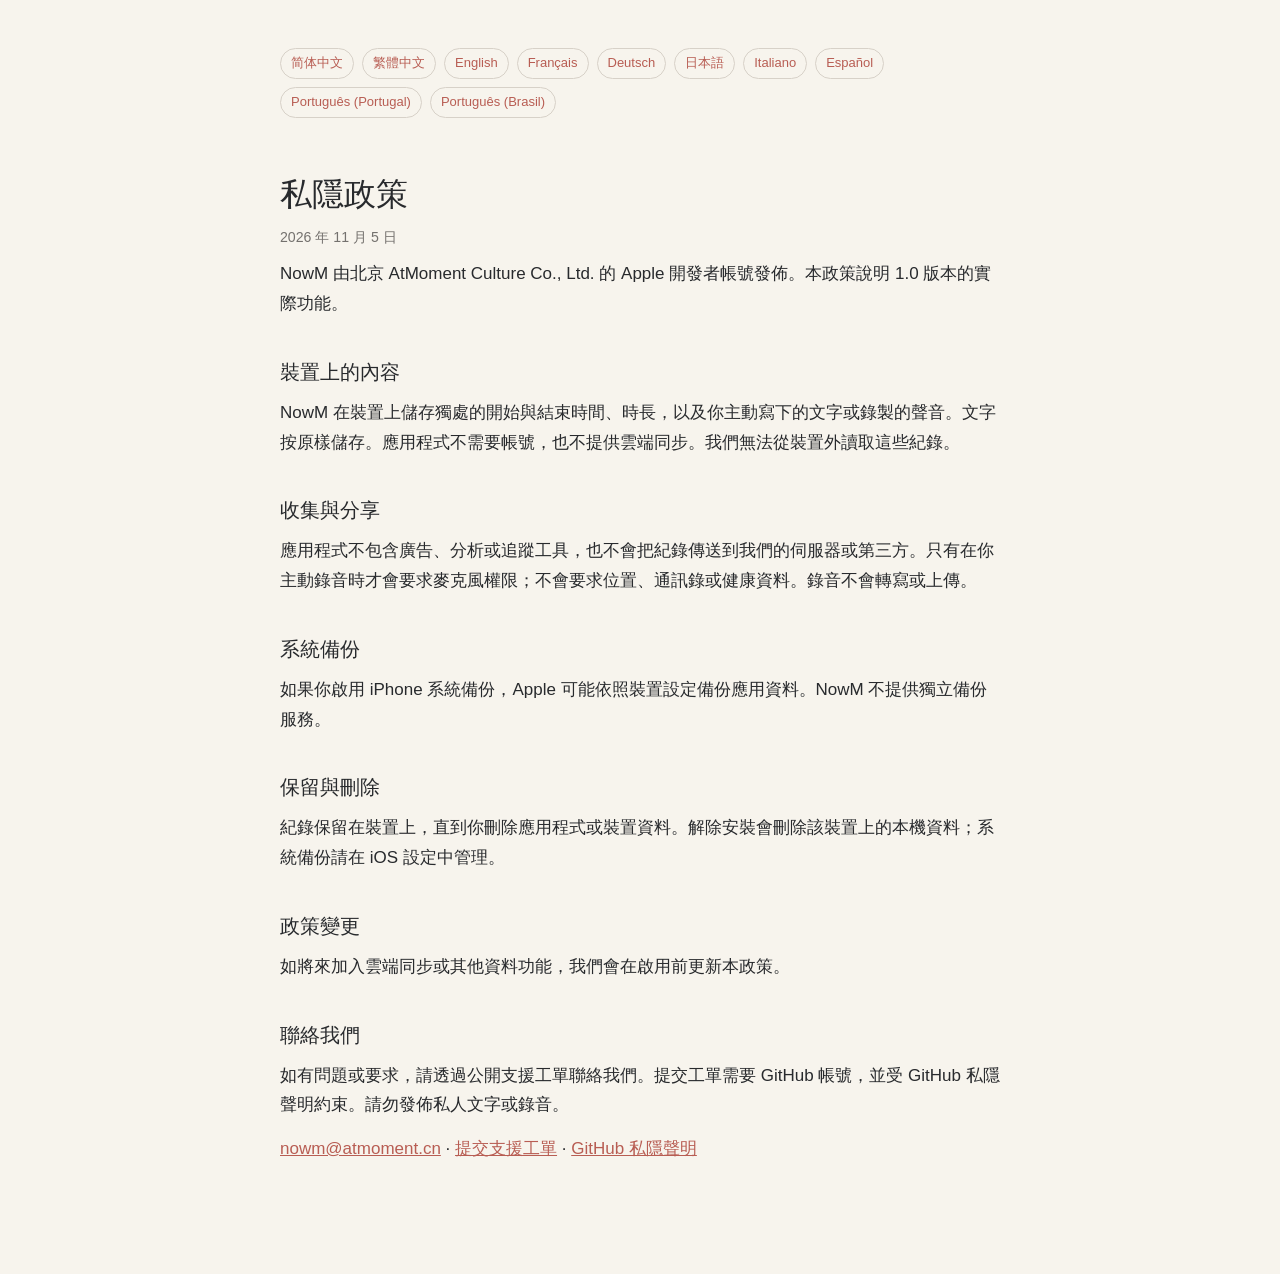
<file: privacy/zh-Hant.html>
<!doctype html><html lang="zh-Hant"><meta charset="utf-8"><meta name="viewport" content="width=device-width, initial-scale=1"><title>NowM · 私隱政策</title><link rel="stylesheet" href="../style.css"><main><nav><a href="zh-Hans.html">简体中文</a> <a href="zh-Hant.html">繁體中文</a> <a href="en-US.html">English</a> <a href="fr-FR.html">Français</a> <a href="de-DE.html">Deutsch</a> <a href="ja.html">日本語</a> <a href="it.html">Italiano</a> <a href="es-ES.html">Español</a> <a href="pt-PT.html">Português (Portugal)</a> <a href="pt-BR.html">Português (Brasil)</a></nav><h1>私隱政策</h1><small>2026 年 11 月 5 日</small><p>NowM 由北京 AtMoment Culture Co., Ltd. 的 Apple 開發者帳號發佈。本政策說明 1.0 版本的實際功能。</p><h2>裝置上的內容</h2><p>NowM 在裝置上儲存獨處的開始與結束時間、時長，以及你主動寫下的文字或錄製的聲音。文字按原樣儲存。應用程式不需要帳號，也不提供雲端同步。我們無法從裝置外讀取這些紀錄。</p><h2>收集與分享</h2><p>應用程式不包含廣告、分析或追蹤工具，也不會把紀錄傳送到我們的伺服器或第三方。只有在你主動錄音時才會要求麥克風權限；不會要求位置、通訊錄或健康資料。錄音不會轉寫或上傳。</p><h2>系統備份</h2><p>如果你啟用 iPhone 系統備份，Apple 可能依照裝置設定備份應用資料。NowM 不提供獨立備份服務。</p><h2>保留與刪除</h2><p>紀錄保留在裝置上，直到你刪除應用程式或裝置資料。解除安裝會刪除該裝置上的本機資料；系統備份請在 iOS 設定中管理。</p><h2>政策變更</h2><p>如將來加入雲端同步或其他資料功能，我們會在啟用前更新本政策。</p><h2>聯絡我們</h2><p>如有問題或要求，請透過公開支援工單聯絡我們。提交工單需要 GitHub 帳號，並受 GitHub 私隱聲明約束。請勿發佈私人文字或錄音。</p><p><a href="mailto:nowm@atmoment.cn">nowm@atmoment.cn</a> · <a href="https://github.com/Zen-Whl/nowm-support/issues">提交支援工單</a> · <a href="https://docs.github.com/en/site-policy/privacy-policies/github-general-privacy-statement">GitHub 私隱聲明</a></p></main></html>
</file>
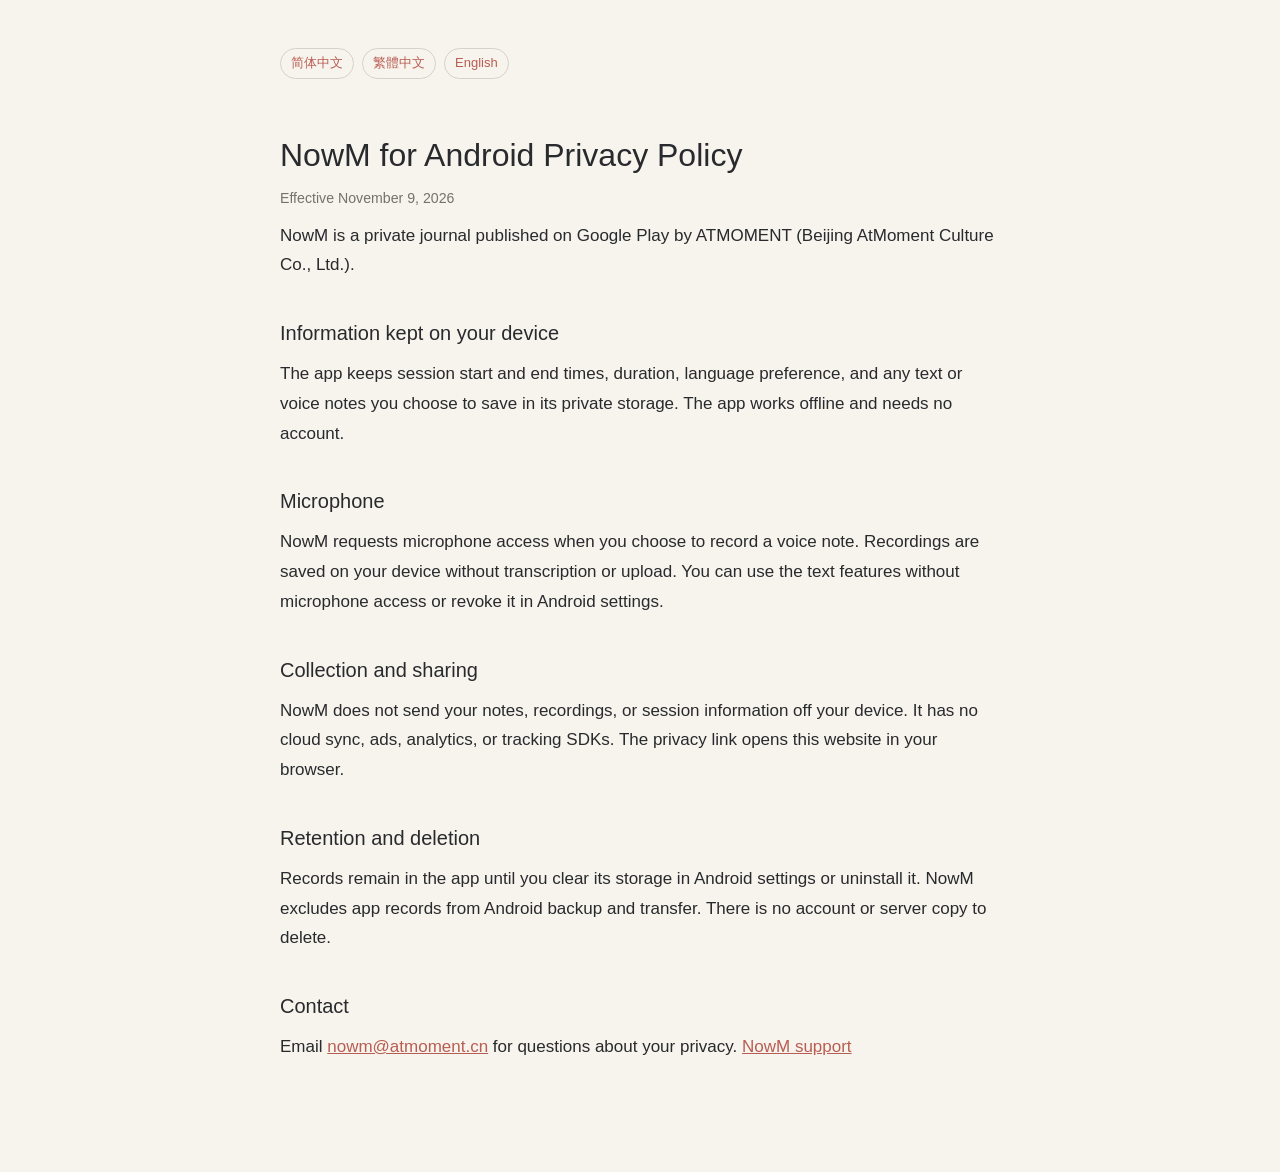
<file: privacy/android/en-US.html>
<!doctype html>
<html lang="en-US">
<meta charset="utf-8">
<meta name="viewport" content="width=device-width, initial-scale=1">
<title>NowM for Android · Privacy Policy</title>
<link rel="stylesheet" href="../../style.css">
<main>
  <nav><a href="zh-Hans.html">简体中文</a> <a href="zh-Hant.html">繁體中文</a> <a href="en-US.html">English</a></nav>
  <h1>NowM for Android Privacy Policy</h1>
  <small>Effective November 9, 2026</small>
  <p>NowM is a private journal published on Google Play by ATMOMENT (Beijing AtMoment Culture Co., Ltd.).</p>
  <h2>Information kept on your device</h2>
  <p>The app keeps session start and end times, duration, language preference, and any text or voice notes you choose to save in its private storage. The app works offline and needs no account.</p>
  <h2>Microphone</h2>
  <p>NowM requests microphone access when you choose to record a voice note. Recordings are saved on your device without transcription or upload. You can use the text features without microphone access or revoke it in Android settings.</p>
  <h2>Collection and sharing</h2>
  <p>NowM does not send your notes, recordings, or session information off your device. It has no cloud sync, ads, analytics, or tracking SDKs. The privacy link opens this website in your browser.</p>
  <h2>Retention and deletion</h2>
  <p>Records remain in the app until you clear its storage in Android settings or uninstall it. NowM excludes app records from Android backup and transfer. There is no account or server copy to delete.</p>
  <h2>Contact</h2>
  <p>Email <a href="mailto:nowm@atmoment.cn">nowm@atmoment.cn</a> for questions about your privacy. <a href="../../index.html">NowM support</a></p>
</main>
</html>
</file>
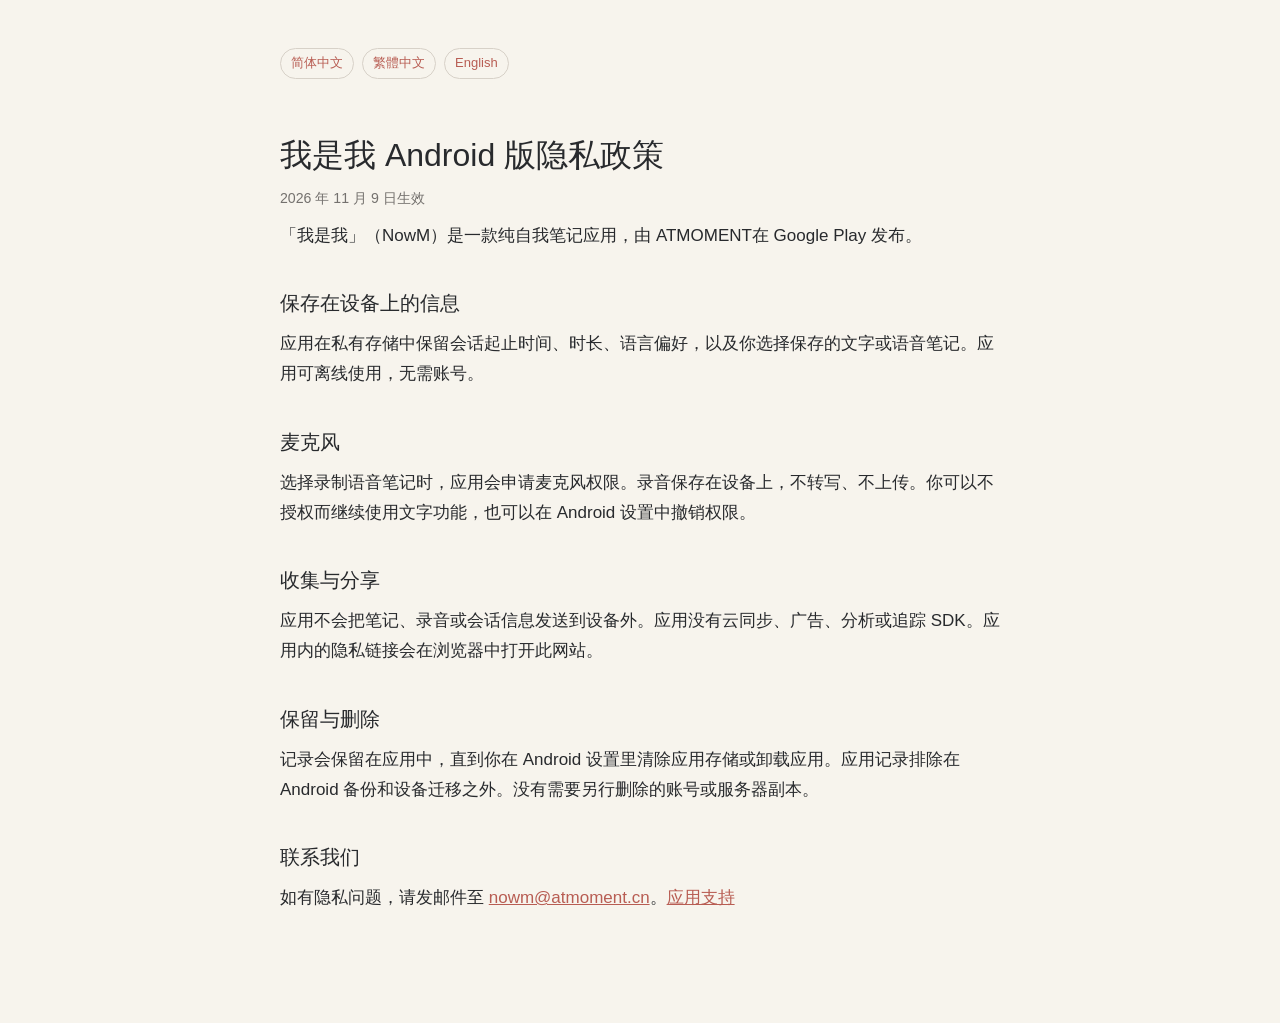
<file: privacy/android/zh-Hans.html>
<!doctype html>
<html lang="zh-Hans">
<meta charset="utf-8">
<meta name="viewport" content="width=device-width, initial-scale=1">
<title>我是我 Android 版隐私政策</title>
<link rel="stylesheet" href="../../style.css">
<main>
  <nav><a href="zh-Hans.html">简体中文</a> <a href="zh-Hant.html">繁體中文</a> <a href="en-US.html">English</a></nav>
  <h1>我是我 Android 版隐私政策</h1>
  <small>2026 年 11 月 9 日生效</small>
  <p>「我是我」（NowM）是一款纯自我笔记应用，由 ATMOMENT在 Google Play 发布。</p>
  <h2>保存在设备上的信息</h2>
  <p>应用在私有存储中保留会话起止时间、时长、语言偏好，以及你选择保存的文字或语音笔记。应用可离线使用，无需账号。</p>
  <h2>麦克风</h2>
  <p>选择录制语音笔记时，应用会申请麦克风权限。录音保存在设备上，不转写、不上传。你可以不授权而继续使用文字功能，也可以在 Android 设置中撤销权限。</p>
  <h2>收集与分享</h2>
  <p>应用不会把笔记、录音或会话信息发送到设备外。应用没有云同步、广告、分析或追踪 SDK。应用内的隐私链接会在浏览器中打开此网站。</p>
  <h2>保留与删除</h2>
  <p>记录会保留在应用中，直到你在 Android 设置里清除应用存储或卸载应用。应用记录排除在 Android 备份和设备迁移之外。没有需要另行删除的账号或服务器副本。</p>
  <h2>联系我们</h2>
  <p>如有隐私问题，请发邮件至 <a href="mailto:nowm@atmoment.cn">nowm@atmoment.cn</a>。<a href="../../index.html">应用支持</a></p>
</main>
</html>
</file>
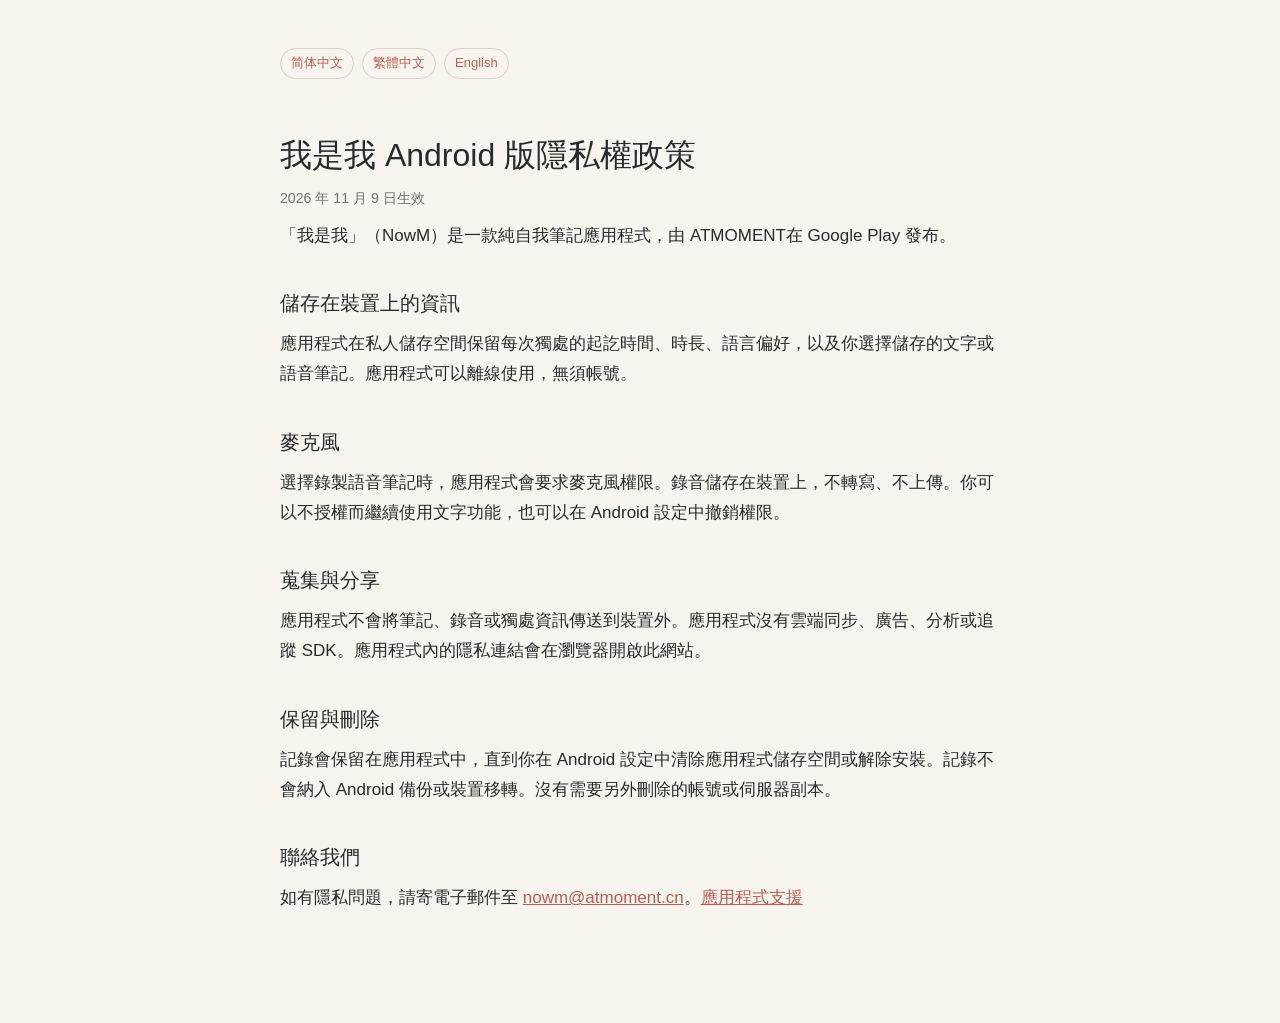
<file: privacy/android/zh-Hant.html>
<!doctype html>
<html lang="zh-Hant">
<meta charset="utf-8">
<meta name="viewport" content="width=device-width, initial-scale=1">
<title>我是我 Android 版隱私權政策</title>
<link rel="stylesheet" href="../../style.css">
<main>
  <nav><a href="zh-Hans.html">简体中文</a> <a href="zh-Hant.html">繁體中文</a> <a href="en-US.html">English</a></nav>
  <h1>我是我 Android 版隱私權政策</h1>
  <small>2026 年 11 月 9 日生效</small>
  <p>「我是我」（NowM）是一款純自我筆記應用程式，由 ATMOMENT在 Google Play 發布。</p>
  <h2>儲存在裝置上的資訊</h2>
  <p>應用程式在私人儲存空間保留每次獨處的起訖時間、時長、語言偏好，以及你選擇儲存的文字或語音筆記。應用程式可以離線使用，無須帳號。</p>
  <h2>麥克風</h2>
  <p>選擇錄製語音筆記時，應用程式會要求麥克風權限。錄音儲存在裝置上，不轉寫、不上傳。你可以不授權而繼續使用文字功能，也可以在 Android 設定中撤銷權限。</p>
  <h2>蒐集與分享</h2>
  <p>應用程式不會將筆記、錄音或獨處資訊傳送到裝置外。應用程式沒有雲端同步、廣告、分析或追蹤 SDK。應用程式內的隱私連結會在瀏覽器開啟此網站。</p>
  <h2>保留與刪除</h2>
  <p>記錄會保留在應用程式中，直到你在 Android 設定中清除應用程式儲存空間或解除安裝。記錄不會納入 Android 備份或裝置移轉。沒有需要另外刪除的帳號或伺服器副本。</p>
  <h2>聯絡我們</h2>
  <p>如有隱私問題，請寄電子郵件至 <a href="mailto:nowm@atmoment.cn">nowm@atmoment.cn</a>。<a href="../../index.html">應用程式支援</a></p>
</main>
</html>
</file>
<file: style.css>
body{margin:0;background:#f7f4ed;color:#282a2d;font:17px/1.75 -apple-system,BlinkMacSystemFont,"Helvetica Neue",Arial,sans-serif}main{max-width:720px;margin:auto;padding:48px 24px 96px}h1{font-size:32px;line-height:1.25;font-weight:500;margin:56px 0 8px}h2{font-size:20px;font-weight:500;margin:36px 0 4px}p{margin:8px 0 14px}a{color:#b85d53}nav{display:flex;flex-wrap:wrap;gap:8px}nav a{font-size:13px;text-decoration:none;border:1px solid #d7d1c8;border-radius:16px;padding:3px 10px}small{color:#74716e}
</file>
